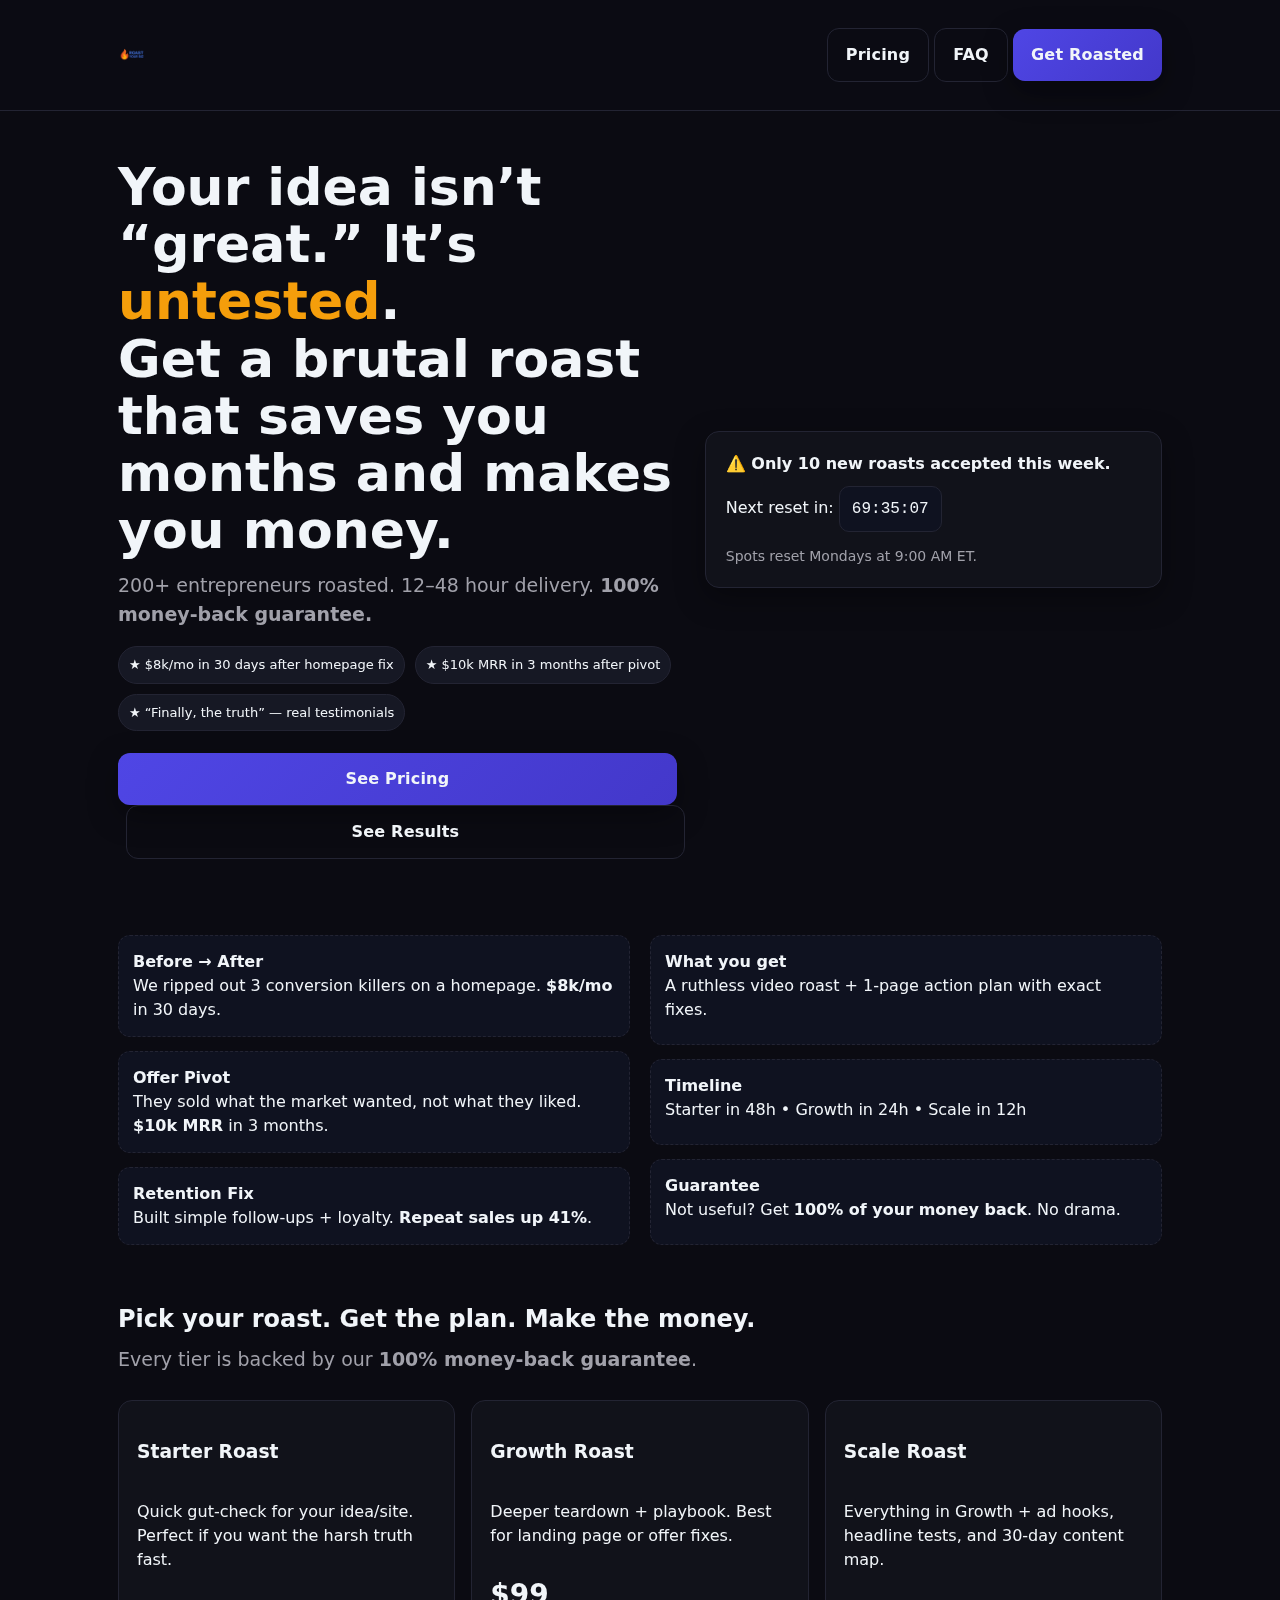
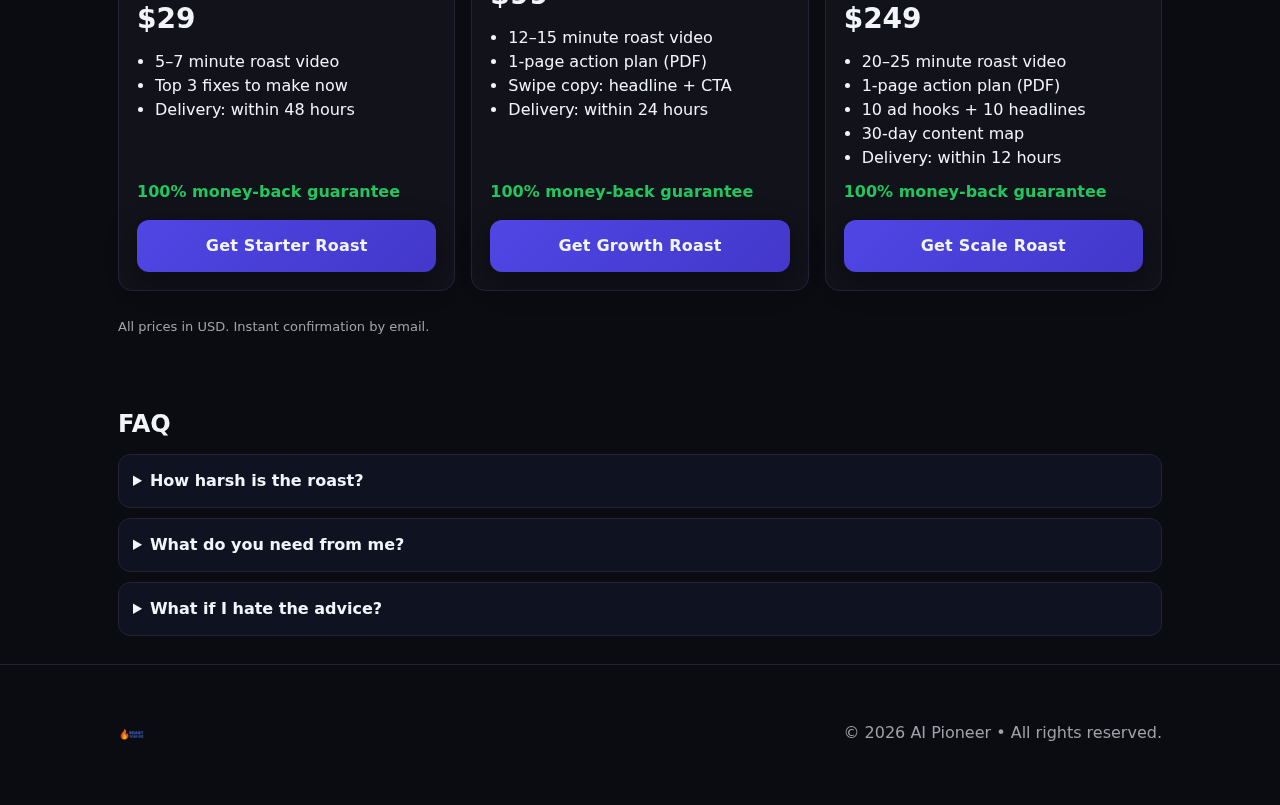
<file: index.html>
<!doctype html>
<html lang="en">
<head>
  <!-- ===== BASIC ===== -->
  <meta charset="utf-8" />
  <meta name="viewport" content="width=device-width,initial-scale=1" />
  <title>Roast Your Biz — Brutally Honest Business Roast That Makes You Money</title>
  <meta name="description" content="Stop guessing. Get a no-BS business roast with an action plan in 12–48 hours. 100% money-back guarantee." />
  <link rel="canonical" href="https://www.roastyourbiz.com/" />

  <!-- Perf: warm up third-parties -->
  <link rel="preconnect" href="https://checkout.stripe.com" crossorigin>
  <link rel="preconnect" href="https://analytics.tiktok.com" crossorigin>

  <!-- Favicon (optional if you add one later) -->
  <link rel="icon" href="/favicon.ico">

  <!-- ===== THEME (AI Pioneer brand colors) ===== -->
  <meta name="theme-color" content="#4f46e5" />
  <style>
    :root{
      --brand:#4f46e5;       /* AI Pioneer primary (adjust when you have exact hex) */
      --brand-600:#4338ca;   /* darker shade for gradient */
      --accent:#f59e0b;      /* flame accent */
      --bg:#0b0b12;
      --text:#f1f5f9;
      --muted:#a1a1aa;
      --card:#11121a;
      --success:#22c55e;
      --danger:#ef4444;
      --border:#232433;
      --shadow:0 10px 30px rgba(0,0,0,.35);
      --radius:14px;
    }
    *{box-sizing:border-box}
    html,body{margin:0;height:100%;background:var(--bg);color:var(--text);font:16px/1.5 system-ui,-apple-system,Segoe UI,Roboto,Helvetica,Arial,"Apple Color Emoji","Segoe UI Emoji"}
    a{color:inherit;text-decoration:none}
    .container{max-width:1100px;margin:0 auto;padding:28px}
    .btn{display:inline-block;padding:14px 18px;border-radius:12px;font-weight:700;letter-spacing:.2px}
    .btn-primary{background:linear-gradient(135deg,var(--brand),var(--brand-600));box-shadow:var(--shadow)}
    .btn-primary:hover{filter:brightness(1.05)}
    .btn-ghost{border:1px solid var(--border);background:transparent}
    header{position:sticky;top:0;background:rgba(11,11,18,.7);backdrop-filter:saturate(140%) blur(10px);border-bottom:1px solid var(--border);z-index:50}
    .nav{display:flex;align-items:center;justify-content:space-between;gap:16px}
    .logo{display:flex;align-items:center;gap:10px;font-weight:900;letter-spacing:.6px}
    .logo img{height:28px;width:auto;display:block}
    .hero{display:grid;grid-template-columns:1.1fr 0.9fr;gap:28px;align-items:center;padding:48px 28px}
    .hero h1{font-size:clamp(32px,4.2vw,52px);line-height:1.1;margin:0 0 12px}
    .sub{font-size:clamp(16px,2vw,19px);color:var(--muted);margin:0 0 18px}
    .chips{display:flex;flex-wrap:wrap;gap:10px;margin:14px 0 22px}
    .chip{background:#161824;border:1px solid var(--border);padding:8px 10px;border-radius:999px;font-size:13px}
    .hero-card{background:var(--card);border:1px solid var(--border);border-radius:var(--radius);padding:20px;box-shadow:var(--shadow)}
    .slots{font-weight:700;margin-bottom:10px}
    .count{font-family:ui-monospace,SFMono-Regular,Menlo,monospace;background:#0f1220;border:1px solid var(--border);padding:10px 12px;border-radius:10px;display:inline-block}
    .pricing{display:grid;grid-template-columns:repeat(3,1fr);gap:16px;margin:26px 0}
    .card{background:var(--card);border:1px solid var(--border);border-radius:var(--radius);padding:18px;display:flex;flex-direction:column}
    .price{font-size:28px;font-weight:900;margin:10px 0}
    .guarantee{color:var(--success);font-weight:700;margin-top:auto}
    .cta{margin-top:16px}
    .cta .btn{width:100%;text-align:center}
    .section{padding:28px}
    .grid-2{display:grid;grid-template-columns:1fr 1fr;gap:20px}
    .proof{display:grid;gap:14px}
    .proof .item{border:1px dashed var(--border);border-radius:12px;padding:14px;background:#0f1220}
    .faq details{background:#0f1220;border:1px solid var(--border);padding:14px;border-radius:12px}
    .faq details+details{margin-top:10px}
    footer{border-top:1px solid var(--border);color:var(--muted)}
    @media (max-width: 900px){
      .hero{grid-template-columns:1fr}
      .pricing{grid-template-columns:1fr}
      .grid-2{grid-template-columns:1fr}
    }
  </style>

  <!-- ===== OPEN GRAPH / TWITTER ===== -->
  <meta property="og:type" content="website">
  <meta property="og:title" content="Roast Your Biz — Brutal Business Roast, Real Results">
  <meta property="og:description" content="Brutally honest feedback + a step-by-step plan. 12–48 hour delivery. Money-back guarantee.">
  <meta property="og:image" content="https://www.roastyourbiz.com/assets/og-roast.jpg" />
  <meta property="og:url" content="https://www.roastyourbiz.com/" />
  <meta name="twitter:card" content="summary_large_image">
  <meta name="twitter:title" content="Roast Your Biz — Brutal Business Roast">
  <meta name="twitter:description" content="Stop wasting months. Get a no-BS roast + action plan.">
  <meta name="twitter:image" content="https://www.roastyourbiz.com/assets/og-roast.jpg" />

  <!-- ===== SCHEMA.ORG PRODUCT (3 tiers) ===== -->
  <script type="application/ld+json">
  {
    "@context":"https://schema.org",
    "@type":"Product",
    "name":"Roast Your Biz",
    "brand":{"@type":"Brand","name":"AI Pioneer"},
    "description":"Brutal business roast with an action plan in 12–48 hours.",
    "isRelatedTo":[
      {"@type":"Product","name":"Starter Roast","offers":{"@type":"Offer","price":"29","priceCurrency":"USD","availability":"https://schema.org/InStock"}},
      {"@type":"Product","name":"Growth Roast","offers":{"@type":"Offer","price":"99","priceCurrency":"USD","availability":"https://schema.org/InStock"}},
      {"@type":"Product","name":"Scale Roast","offers":{"@type":"Offer","price":"249","priceCurrency":"USD","availability":"https://schema.org/InStock"}}
    ]
  }
  </script>

  <!-- ===== TikTok Pixel (YOUR ID inserted) ===== -->
  <script>
  !function (w, d, t) {
    w.TiktokAnalyticsObject=t;var ttq=w[t]=w[t]||[];ttq.methods=["page","track","identify","instances","debug","on","off","once","ready","alias","group","enableCookie","disableCookie","holdConsent","revokeConsent","grantConsent"],ttq.setAndDefer=function(t,e){t[e]=function(){t.push([e].concat(Array.prototype.slice.call(arguments,0)))}};for(var i=0;i<ttq.methods.length;i++)ttq.setAndDefer(ttq,ttq.methods[i]);ttq.instance=function(t){for(var e=ttq._i[t]||[],n=0;n<ttq.methods.length;n++)ttq.setAndDefer(e,ttq.methods[n]);return e},ttq.load=function(e,n){var r="https://analytics.tiktok.com/i18n/pixel/events.js",o=n&&n.partner;ttq._i=ttq._i||{},ttq._i[e]=[],ttq._i[e]._u=r,ttq._t=ttq._t||{},ttq._t[e]=+new Date,ttq._o=ttq._o||{},ttq._o[e]=n||{};n=document.createElement("script");n.type="text/javascript",n.async=!0,n.src=r+"?sdkid="+e+"&lib="+t;e=document.getElementsByTagName("script")[0];e.parentNode.insertBefore(n,e)};
    ttq.load('D2FRFOBC77U9PLHEKVDG'); ttq.page();
  }(window, document, 'ttq');
  </script>
  <noscript><img height="1" width="1" style="display:none"
    src="https://analytics.tiktok.com/i18n/pixel/D2FRFOBC77U9PLHEKVDG?sdkid=D2FRFOBC77U9PLHEKVDG&event=PageView"
    alt=""/></noscript>
</head>

<body>
  <!-- ===== HEADER ===== -->
  <header>
    <div class="container nav" role="navigation" aria-label="Primary">
      <div class="logo" aria-label="Roast Your Biz">
        <img src="assets/RoastYourBiz_Logo.png" alt="Roast Your Biz Logo">
      </div>
      <nav>
        <a href="#pricing" class="btn btn-ghost" aria-label="Jump to pricing">Pricing</a>
        <a href="#faq" class="btn btn-ghost" aria-label="Jump to FAQ">FAQ</a>
        <a href="#pricing" class="btn btn-primary" aria-label="See pricing and purchase">Get Roasted</a>
      </nav>
    </div>
  </header>

  <!-- ===== HERO ===== -->
  <section class="hero container">
    <div>
      <h1>Your idea isn’t “great.” It’s <span style="color:var(--accent)">untested</span>.<br/>Get a brutal roast that saves you months and makes you money.</h1>
      <p class="sub">200+ entrepreneurs roasted. 12–48 hour delivery. <b>100% money-back guarantee.</b></p>
      <div class="chips" aria-label="Proof points">
        <span class="chip">★ $8k/mo in 30 days after homepage fix</span>
        <span class="chip">★ $10k MRR in 3 months after pivot</span>
        <span class="chip">★ “Finally, the truth” — real testimonials</span>
      </div>
      <div class="cta">
        <a href="#pricing" class="btn btn-primary" aria-label="See pricing">See Pricing</a>
        <a href="#proof" class="btn btn-ghost" style="margin-left:8px" aria-label="See results">See Results</a>
      </div>
    </div>

    <div class="hero-card" aria-live="polite">
      <div class="slots">⚠️ Only 10 new roasts accepted this week.</div>
      <div>Next reset in: <span id="countdown" class="count">--:--:--</span></div>
      <div style="margin-top:14px;color:var(--muted);font-size:14px">Spots reset Mondays at 9:00 AM ET.</div>
    </div>
  </section>

  <!-- ===== PROOF / HOW IT WORKS ===== -->
  <section id="proof" class="section container grid-2" aria-label="Results and how it works">
    <div class="proof">
      <div class="item"><b>Before → After</b><br/> We ripped out 3 conversion killers on a homepage. <b>$8k/mo</b> in 30 days.</div>
      <div class="item"><b>Offer Pivot</b><br/> They sold what the market wanted, not what they liked. <b>$10k MRR</b> in 3 months.</div>
      <div class="item"><b>Retention Fix</b><br/> Built simple follow-ups + loyalty. <b>Repeat sales up 41%</b>.</div>
    </div>
    <div class="proof">
      <div class="item"><b>What you get</b><br/> A ruthless video roast + 1-page action plan with exact fixes.</div>
      <div class="item"><b>Timeline</b><br/> Starter in 48h • Growth in 24h • Scale in 12h</div>
      <div class="item"><b>Guarantee</b><br/> Not useful? Get <b>100% of your money back</b>. No drama.</div>
    </div>
  </section>

  <!-- ===== PRICING ===== -->
  <section id="pricing" class="section container" aria-label="Pricing">
    <h2 style="margin:0 0 8px">Pick your roast. Get the plan. Make the money.</h2>
    <p class="sub">Every tier is backed by our <b>100% money-back guarantee</b>.</p>

    <div class="pricing">
      <!-- STARTER -->
      <article class="card" aria-labelledby="starter">
        <h3 id="starter">Starter Roast</h3>
        <p>Quick gut-check for your idea/site. Perfect if you want the harsh truth fast.</p>
        <div class="price">$29</div>
        <ul style="margin:0 0 10px;padding-left:18px">
          <li>5–7 minute roast video</li>
          <li>Top 3 fixes to make now</li>
          <li>Delivery: within 48 hours</li>
        </ul>
        <div class="guarantee">100% money-back guarantee</div>
        <div class="cta">
          <a class="btn btn-primary cta-link"
             href="https://buy.stripe.com/eVq3cuh1w06Afrq3tM2Nq02"
             data-plan="starter" aria-label="Buy Starter Roast">Get Starter Roast</a>
        </div>
      </article>

      <!-- GROWTH -->
      <article class="card" aria-labelledby="growth">
        <h3 id="growth">Growth Roast</h3>
        <p>Deeper teardown + playbook. Best for landing page or offer fixes.</p>
        <div class="price">$99</div>
        <ul style="margin:0 0 10px;padding-left:18px">
          <li>12–15 minute roast video</li>
          <li>1-page action plan (PDF)</li>
          <li>Swipe copy: headline + CTA</li>
          <li>Delivery: within 24 hours</li>
        </ul>
        <div class="guarantee">100% money-back guarantee</div>
        <div class="cta">
          <a class="btn btn-primary cta-link"
             href="https://buy.stripe.com/cNidR88v0g5ybba4xQ2Nq01"
             data-plan="growth" aria-label="Buy Growth Roast">Get Growth Roast</a>
        </div>
      </article>

      <!-- SCALE -->
      <article class="card" aria-labelledby="scale">
        <h3 id="scale">Scale Roast</h3>
        <p>Everything in Growth + ad hooks, headline tests, and 30-day content map.</p>
        <div class="price">$249</div>
        <ul style="margin:0 0 10px;padding-left:18px">
          <li>20–25 minute roast video</li>
          <li>1-page action plan (PDF)</li>
          <li>10 ad hooks + 10 headlines</li>
          <li>30-day content map</li>
          <li>Delivery: within 12 hours</li>
        </ul>
        <div class="guarantee">100% money-back guarantee</div>
        <div class="cta">
          <a class="btn btn-primary cta-link"
             href="https://buy.stripe.com/8x228q6mSf1u1AA9Sa2Nq00"
             data-plan="scale" aria-label="Buy Scale Roast">Get Scale Roast</a>
        </div>
      </article>
    </div>
    <p style="color:var(--muted);font-size:13px;margin-top:6px">All prices in USD. Instant confirmation by email.</p>
  </section>

  <!-- ===== FAQ ===== -->
  <section id="faq" class="section container faq" aria-label="Frequently asked questions">
    <h2 style="margin:0 0 12px">FAQ</h2>
    <details><summary><b>How harsh is the roast?</b></summary>
      <p>As harsh as the market. We say what your friends won’t so you don’t waste another month.</p>
    </details>
    <details><summary><b>What do you need from me?</b></summary>
      <p>Your URL or idea summary, target customer, and current offer (if any). That’s it.</p>
    </details>
    <details><summary><b>What if I hate the advice?</b></summary>
      <p>Then you get your money back. No drama.</p>
    </details>
  </section>

  <!-- ===== FOOTER ===== -->
  <footer class="section">
    <div class="container" style="display:flex;justify-content:space-between;flex-wrap:wrap;gap:12px">
      <div class="logo" aria-label="Roast Your Biz"><img src="assets/RoastYourBiz_Logo.png" alt="Roast Your Biz Logo"></div>
      <div>© <span id="year"></span> AI Pioneer • All rights reserved.</div>
    </div>
  </footer>

  <!-- ===== SCRIPTS ===== -->
  <script>
    // Footer year
    document.getElementById('year').textContent = new Date().getFullYear();

    // Weekly countdown to Monday 09:00 America/New_York (rolls to next week if past 9am)
    (function countdown(){
      const out = document.getElementById('countdown');
      function nowET(){ return new Date(new Date().toLocaleString('en-US',{timeZone:'America/New_York'})); }
      function nextResetET(){
        const n = nowET();
        const day = n.getDay();                      // 0 Sun..6 Sat
        const thisMonday = new Date(n);
        thisMonday.setDate(n.getDate() - ((day+6)%7)); // Monday this week
        thisMonday.setHours(9,0,0,0);
        const nextMonday = new Date(thisMonday);
        nextMonday.setDate(thisMonday.getDate()+7);
        return n < thisMonday ? thisMonday : nextMonday;
      }
      const target = nextResetET();
      function tick(){
        const diff = target - nowET();
        if(diff <= 0){ out.textContent = "00:00:00"; return; }
        const h = Math.floor(diff/36e5);
        const m = Math.floor(diff%36e5/6e4);
        const s = Math.floor(diff%6e4/1e3);
        out.textContent = `${String(h).padStart(2,'0')}:${String(m).padStart(2,'0')}:${String(s).padStart(2,'0')}`;
        requestAnimationFrame(tick);
      }
      tick();
    })();

    // Append UTM params from current URL to all CTA links + TikTok InitiateCheckout
    (function attachUTM(){
      const params = new URLSearchParams(location.search);
      if(!params.has('utm_source')){ params.set('utm_source','site'); params.set('utm_medium','cta'); }
      document.querySelectorAll('.cta-link').forEach(a=>{
        const url = new URL(a.href);
        params.forEach((v,k)=>url.searchParams.set(k,v));
        url.searchParams.set('utm_campaign','pricing');
        url.searchParams.set('utm_content', a.dataset.plan || 'unknown');
        a.href = url.toString();
        a.addEventListener('click', ()=>{ try{ ttq.track('InitiateCheckout', {content_name: a.dataset.plan}); }catch(e){} });
      });
    })();
  </script>
</body>
</html>
</file>
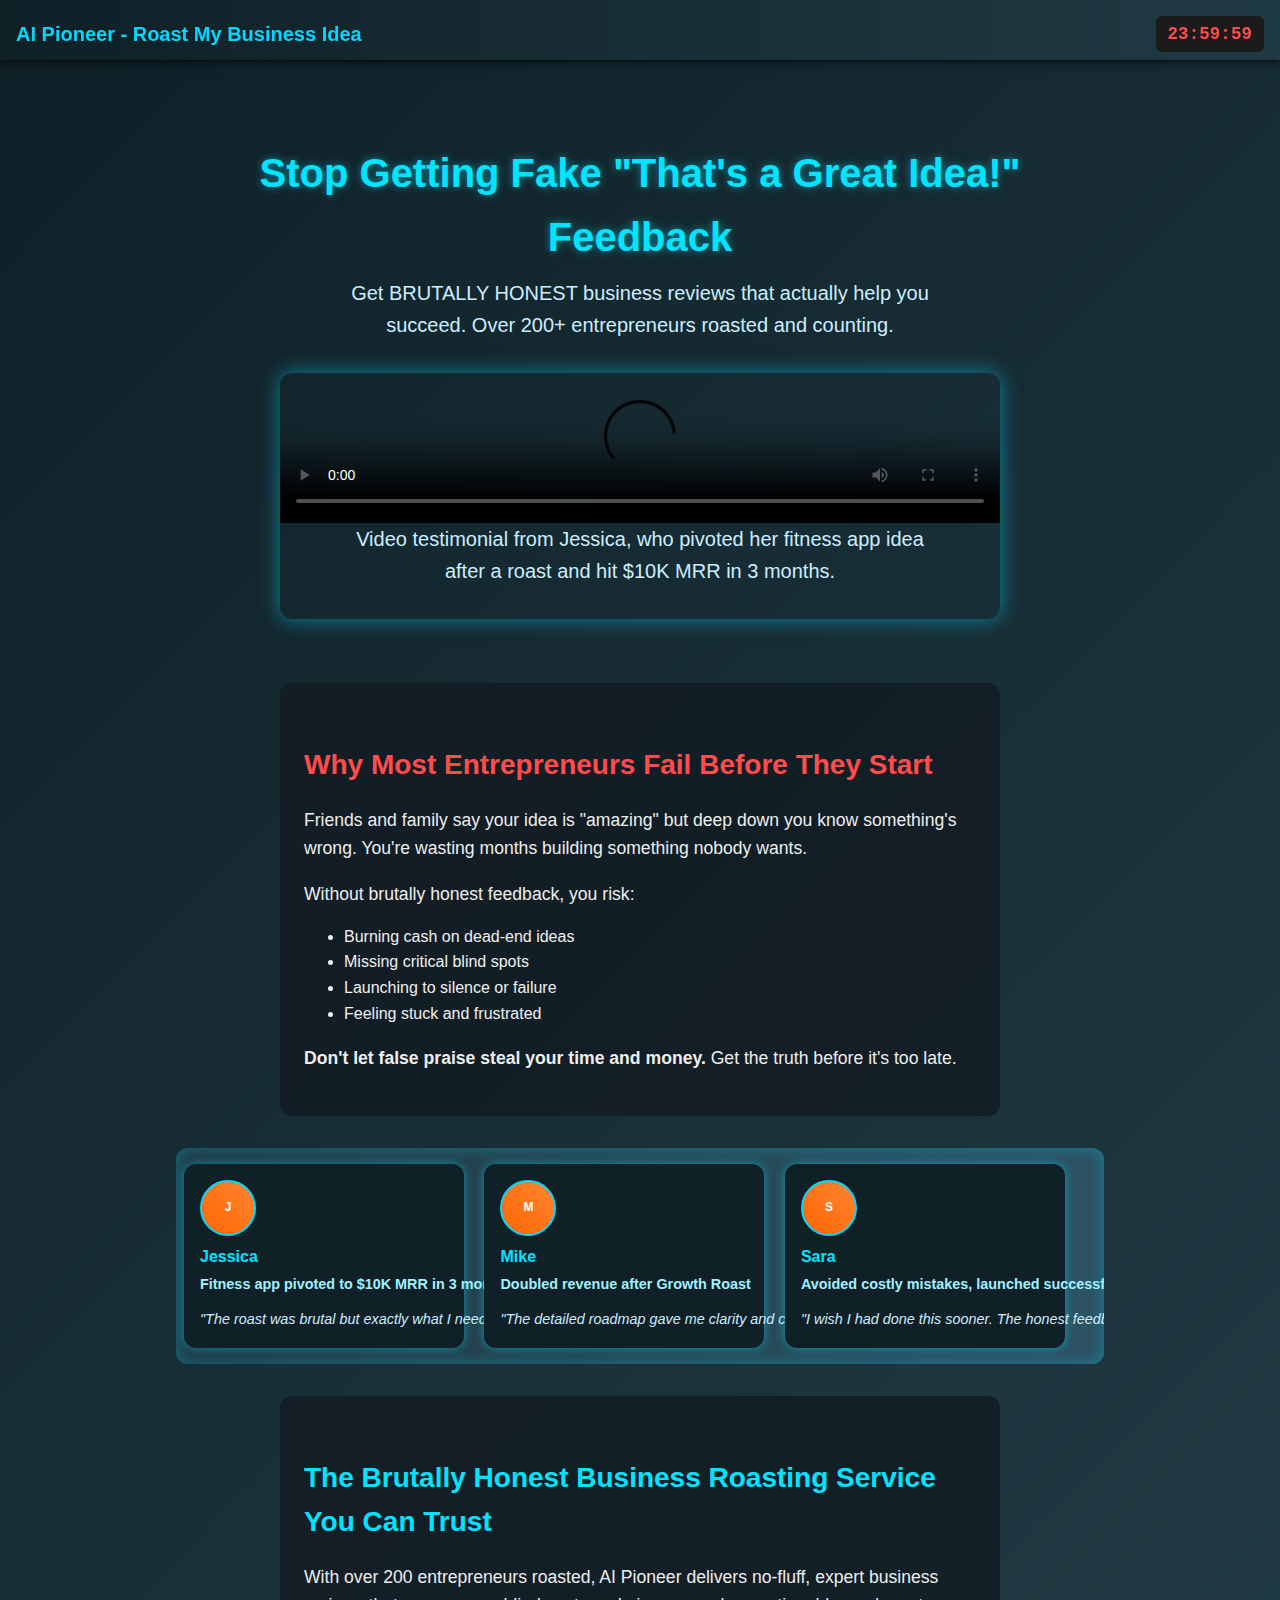
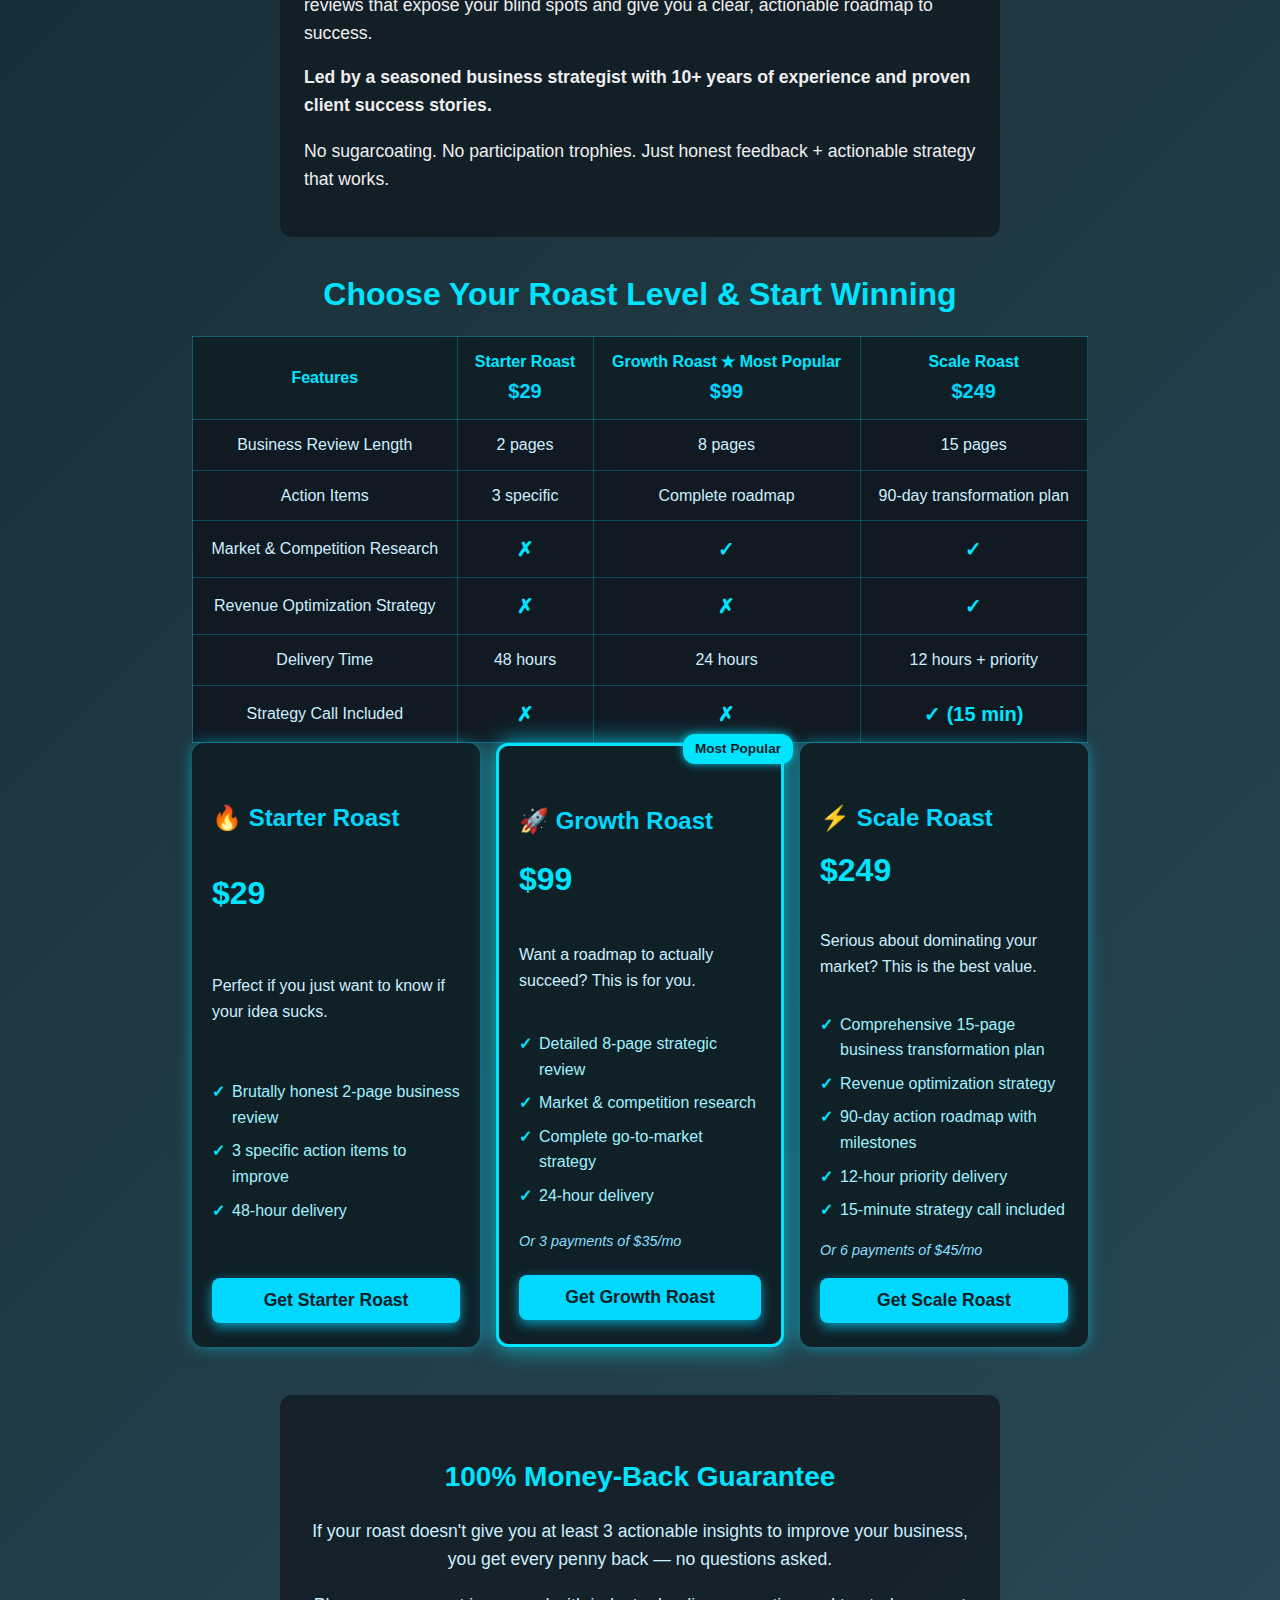
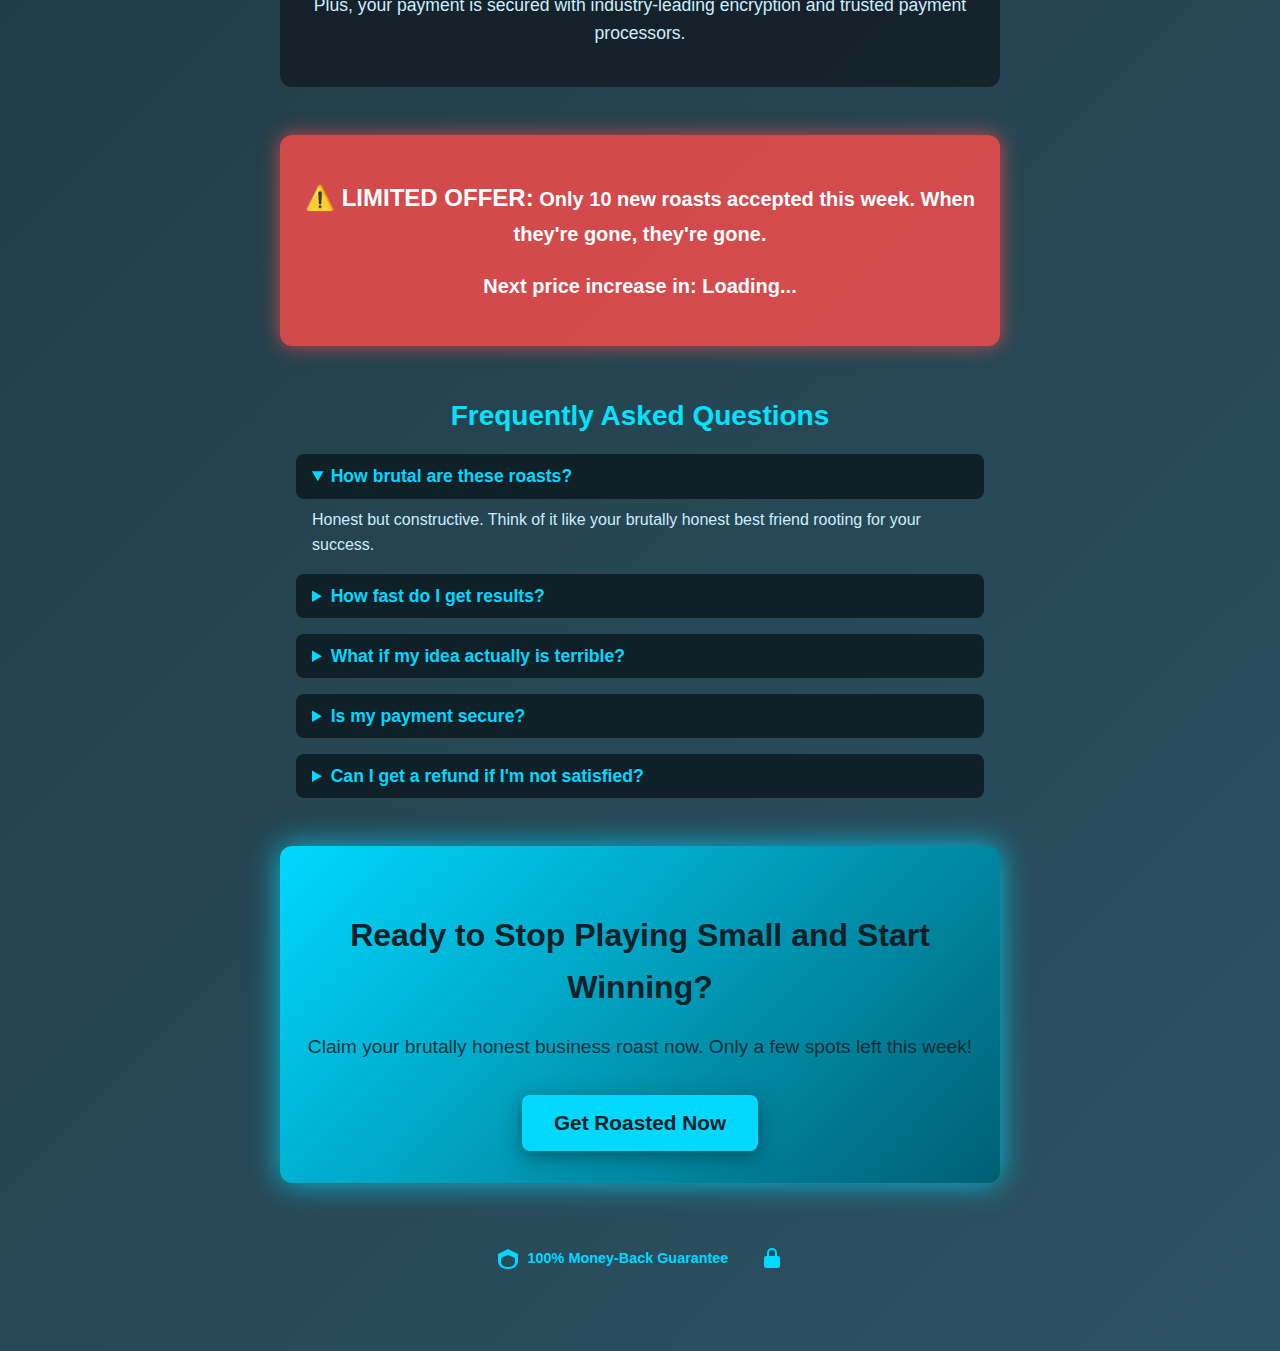
<file: ai_pioneer_original_FIXED.html>
<!DOCTYPE html>
<html lang="en">
<head>
<meta charset="UTF-8" />
<meta name="viewport" content="width=device-width, initial-scale=1, maximum-scale=1" />
<meta http-equiv="X-UA-Compatible" content="IE=edge" />
<title>AI Pioneer - Brutally Honest Business Roasts That Make You Money</title>
<meta name="description" content="Stop wasting months building a business nobody wants. Get brutally honest, expert business reviews with actionable roadmaps. Limited spots weekly." />
<style>
  /* Reset & base */
  *, *::before, *::after { box-sizing: border-box; }
  body {
    margin: 0; font-family: 'Segoe UI', Tahoma, Geneva, Verdana, sans-serif;
    background: linear-gradient(135deg, #0f2027, #203a43, #2c5364);
    color: #f0f0f0;
    line-height: 1.6;
    -webkit-font-smoothing: antialiased;
    -moz-osx-font-smoothing: grayscale;
  }
  a {
    color: #00d8ff;
    text-decoration: none;
  }
  a:hover, a:focus {
    text-decoration: underline;
  }
  img {
    max-width: 100%;
    height: auto;
    display: block;
  }
  button, .btn {
    cursor: pointer;
    border: none;
    border-radius: 6px;
    font-weight: 700;
    transition: background-color 0.3s ease;
    display: inline-block;
    text-align: center;
    user-select: none;
  }
  /* Container */
  .container {
    max-width: 960px;
    margin: 0 auto;
    padding: 0 1rem 3rem;
  }
  /* Header */
  header {
    position: sticky;
    top: 0; left: 0; right: 0;
    background: linear-gradient(90deg, #0f2027, #203a43);
    padding: 1rem 1rem 0.5rem;
    z-index: 9999;
    box-shadow: 0 2px 8px rgba(0,0,0,0.7);
    display: flex;
    justify-content: space-between;
    align-items: center;
  }
  header h1 {
    font-size: 1.25rem;
    font-weight: 900;
    color: #00d8ff;
    margin: 0;
  }
  #countdown {
    font-family: 'Courier New', Courier, monospace;
    font-weight: 700;
    font-size: 1.1rem;
    color: #ff4c4c;
    background: #1b1b1b;
    padding: 0.25rem 0.75rem;
    border-radius: 6px;
    user-select: none;
  }
  /* Hero */
  .hero {
    text-align: center;
    padding: 3rem 1rem 2rem;
  }
  .hero h2 {
    font-size: 2.5rem;
    font-weight: 900;
    margin-bottom: 0.5rem;
    color: #00e5ff;
    text-shadow: 0 0 8px #00e5ff88;
  }
  .hero p {
    font-size: 1.25rem;
    max-width: 600px;
    margin: 0 auto 2rem;
    color: #cceeff;
  }
  .video-testimonial {
    max-width: 720px;
    margin: 0 auto 2rem;
    border-radius: 12px;
    overflow: hidden;
    box-shadow: 0 0 20px #00d8ff88;
  }
  .video-testimonial video {
    width: 100%;
    height: auto;
    display: block;
  }
  /* Problem */
  .problem {
    background: #111a22cc;
    border-radius: 12px;
    padding: 2rem 1.5rem;
    margin-bottom: 2rem;
    max-width: 720px;
    margin-left: auto;
    margin-right: auto;
  }
  .problem h3 {
    font-size: 1.75rem;
    font-weight: 800;
    margin-bottom: 1rem;
    color: #ff4c4c;
  }
  .problem p {
    font-size: 1.1rem;
    color: #eee;
    margin-bottom: 0.75rem;
  }
  /* Social Proof Bar */
  .social-proof-bar {
    background: linear-gradient(90deg, #203a43, #2c5364);
    padding: 1rem 0;
    overflow-x: auto;
    white-space: nowrap;
    border-radius: 12px;
    margin-bottom: 2rem;
    box-shadow: 0 0 15px #00d8ff55 inset;
  }
  .testimonial {
    display: inline-block;
    background: #0f2027;
    border-radius: 12px;
    padding: 1rem;
    margin: 0 0.5rem;
    width: 280px;
    vertical-align: top;
    box-shadow: 0 0 10px #00d8ff88;
  }
  .testimonial img {
    border-radius: 50%;
    width: 56px;
    height: 56px;
    object-fit: cover;
    margin-bottom: 0.5rem;
    border: 2px solid #00d8ff;
  }
  .testimonial .name {
    font-weight: 700;
    font-size: 1rem;
    color: #00e5ff;
    margin-bottom: 0.25rem;
  }
  .testimonial .result {
    font-weight: 600;
    font-size: 0.9rem;
    color: #a0f0ff;
    margin-bottom: 0.75rem;
  }
  .testimonial .quote {
    font-style: italic;
    font-size: 0.9rem;
    color: #cceeff;
  }
  /* Solution */
  .solution {
    background: #111a22cc;
    border-radius: 12px;
    padding: 2rem 1.5rem;
    margin-bottom: 2rem;
    max-width: 720px;
    margin-left: auto;
    margin-right: auto;
  }
  .solution h3 {
    font-size: 1.75rem;
    font-weight: 800;
    margin-bottom: 1rem;
    color: #00e5ff;
  }
  .solution p {
    font-size: 1.1rem;
    color: #eee;
    margin-bottom: 0.75rem;
  }
  .authority {
    font-weight: 700;
    color: #00d8ff;
    margin-top: 1rem;
  }
  /* Pricing */
  .pricing {
    max-width: 960px;
    margin: 0 auto 3rem;
    padding: 0 1rem;
  }
  .pricing h3 {
    font-size: 2rem;
    font-weight: 900;
    color: #00e5ff;
    text-align: center;
    margin-bottom: 1rem;
  }
  .pricing-table {
    display: flex;
    flex-wrap: wrap;
    justify-content: center;
    gap: 1rem;
  }
  .plan {
    background: #0f2027;
    border-radius: 12px;
    padding: 1.5rem 1.25rem;
    flex: 1 1 280px;
    max-width: 320px;
    box-shadow: 0 0 15px #00d8ff88;
    position: relative;
    display: flex;
    flex-direction: column;
    justify-content: space-between;
  }
  .plan.popular {
    border: 3px solid #00e5ff;
    box-shadow: 0 0 25px #00e5ffcc;
  }
  .badge-popular {
    position: absolute;
    top: -12px;
    right: -12px;
    background: #00e5ff;
    color: #0f2027;
    font-weight: 900;
    font-size: 0.85rem;
    padding: 0.25rem 0.75rem;
    border-radius: 12px;
    box-shadow: 0 0 8px #00e5ffcc;
  }
  .plan h4 {
    font-size: 1.5rem;
    font-weight: 900;
    margin-bottom: 0.5rem;
    color: #00d8ff;
  }
  .plan-price {
    font-size: 2rem;
    font-weight: 900;
    margin-bottom: 1rem;
    color: #00e5ff;
  }
  .plan-desc {
    font-size: 1rem;
    margin-bottom: 1rem;
    color: #cceeff;
  }
  .plan ul {
    list-style: none;
    padding-left: 0;
    margin-bottom: 1.5rem;
    color: #a0f0ff;
  }
  .plan ul li {
    margin-bottom: 0.5rem;
    padding-left: 1.25rem;
    position: relative;
  }
  .plan ul li::before {
    content: "✓";
    position: absolute;
    left: 0;
    color: #00e5ff;
    font-weight: 900;
  }
  .btn-primary {
    background: #00d8ff;
    color: #0f2027;
    font-size: 1.1rem;
    padding: 0.75rem 1.25rem;
    border-radius: 8px;
    font-weight: 900;
    box-shadow: 0 4px 12px #00d8ffaa;
    transition: background-color 0.3s ease;
    text-align: center;
    user-select: none;
  }
  .btn-primary:hover, .btn-primary:focus {
    background: #00aacc;
    color: #e0f7ff;
  }
  .payment-plan {
    font-size: 0.9rem;
    color: #88dfff;
    margin-top: -1rem;
    margin-bottom: 1rem;
    font-style: italic;
  }
  /* Comparison Table */
  .comparison-table {
    width: 100%;
    border-collapse: collapse;
    margin-top: 1rem;
    color: #cceeff;
  }
  .comparison-table th, .comparison-table td {
    border: 1px solid #00d8ff44;
    padding: 0.75rem 1rem;
    text-align: center;
  }
  .comparison-table th {
    background: #0f2027;
    font-weight: 700;
    color: #00e5ff;
  }
  .comparison-table td {
    background: #111a22;
  }
  .checkmark {
    color: #00e5ff;
    font-weight: 900;
    font-size: 1.25rem;
  }
  /* Risk Reversal */
  .risk-reversal {
    background: #111a22cc;
    border-radius: 12px;
    padding: 2rem 1.5rem;
    max-width: 720px;
    margin: 0 auto 3rem;
    text-align: center;
  }
  .risk-reversal h3 {
    font-size: 1.75rem;
    font-weight: 900;
    color: #00e5ff;
    margin-bottom: 1rem;
  }
  .risk-reversal p {
    font-size: 1.1rem;
    color: #cceeff;
    margin-bottom: 0.5rem;
  }
  /* Urgency */
  .urgency {
    background: #ff4c4ccc;
    border-radius: 12px;
    padding: 1.5rem 1rem;
    max-width: 720px;
    margin: 0 auto 3rem;
    text-align: center;
    color: #fff;
    font-weight: 900;
    font-size: 1.25rem;
    box-shadow: 0 0 20px #ff4c4cbb;
  }
  .urgency strong {
    font-size: 1.5rem;
  }
  /* FAQ */
  .faq {
    max-width: 720px;
    margin: 0 auto 3rem;
    padding: 0 1rem;
  }
  .faq h3 {
    font-size: 1.75rem;
    font-weight: 900;
    color: #00e5ff;
    margin-bottom: 1rem;
    text-align: center;
  }
  .faq-item {
    margin-bottom: 1rem;
  }
  .faq-item summary {
    font-weight: 700;
    font-size: 1.1rem;
    cursor: pointer;
    padding: 0.5rem 1rem;
    background: #0f2027;
    border-radius: 8px;
    color: #00d8ff;
    user-select: none;
  }
  .faq-item summary:hover, .faq-item summary:focus {
    background: #00d8ff22;
  }
  .faq-item p {
    margin: 0.5rem 1rem 0 1rem;
    color: #cceeff;
    font-size: 1rem;
  }
  /* Final CTA */
  .final-cta {
    background: linear-gradient(135deg, #00d8ff, #005f73);
    border-radius: 12px;
    padding: 2rem 1.5rem;
    max-width: 720px;
    margin: 0 auto 4rem;
    text-align: center;
    box-shadow: 0 0 30px #00d8ffcc;
  }
  .final-cta h3 {
    font-size: 2rem;
    font-weight: 900;
    color: #0f2027;
    margin-bottom: 1rem;
  }
  .final-cta p {
    font-size: 1.2rem;
    color: #0f2027dd;
    margin-bottom: 2rem;
  }
  .final-cta .btn-primary {
    font-size: 1.3rem;
    padding: 1rem 2rem;
    box-shadow: 0 6px 20px #004f5acc;
  }
  /* Sticky CTA Button */
  .sticky-cta {
    position: fixed;
    bottom: 1rem;
    left: 50%;
    transform: translateX(-50%);
    z-index: 9999;
    width: calc(100% - 2rem);
    max-width: 720px;
    text-align: center;
  }
  /* Trust badges & footer */
  .trust-badges {
    display: flex;
    justify-content: center;
    gap: 2rem;
    margin-bottom: 2rem;
    flex-wrap: wrap;
  }
  .trust-badge {
    display: flex;
    align-items: center;
    gap: 0.5rem;
    color: #00d8ff;
    font-weight: 700;
    font-size: 0.9rem;
  }
  .trust-badge svg {
    width: 24px;
    height: 24px;
    fill: #00d8ff;
  }
  footer {
    text-align: center;
    font-size: 0.85rem;
    color: #88dfffaa;
    margin-bottom: 2rem;
  }
  footer a {
    color: #00d8ffcc;
  }
  /* Responsive */
  @media (max-width: 768px) {
    .pricing-table {
      flex-direction: column;
      align-items: center;
    }
    .plan {
      max-width: 100%;
    }
  }
</style>
</head>
<body>

<header role="banner" aria-label="Site header with countdown timer">
  <h1>AI Pioneer - Roast My Business Idea</h1>
  <div id="countdown" aria-live="polite" aria-atomic="true" aria-label="Limited time offer countdown timer">23:59:59</div>
</header>

<main class="container" role="main" aria-label="Main content">

  <!-- Hero Section -->
  <section class="hero" aria-labelledby="hero-title">
    <h2 id="hero-title">Stop Getting Fake "That's a Great Idea!" Feedback</h2>
    <p>Get BRUTALLY HONEST business reviews that actually help you succeed. Over 200+ entrepreneurs roasted and counting.</p>
    <div class="video-testimonial" aria-label="Video testimonial from a successful entrepreneur">
      <video controls preload="metadata" poster="https://aipioneerai.com/assets/testimonial-poster.jpg" aria-describedby="video-desc">
        <source src="https://aipioneerai.com/assets/testimonial-video.mp4" type="video/mp4" />
        Your browser does not support the video tag.
      </video>
      <p id="video-desc" class="sr-only">Video testimonial from Jessica, who pivoted her fitness app idea after a roast and hit $10K MRR in 3 months.</p>
    </div>
  </section>

  <!-- Problem Agitation -->
  <section class="problem" aria-labelledby="problem-title">
    <h3 id="problem-title">Why Most Entrepreneurs Fail Before They Start</h3>
    <p>Friends and family say your idea is "amazing" but deep down you know something's wrong. You're wasting months building something nobody wants.</p>
    <p>Without brutally honest feedback, you risk:</p>
    <ul>
      <li>Burning cash on dead-end ideas</li>
      <li>Missing critical blind spots</li>
      <li>Launching to silence or failure</li>
      <li>Feeling stuck and frustrated</li>
    </ul>
    <p><strong>Don't let false praise steal your time and money.</strong> Get the truth before it's too late.</p>
  </section>

  <!-- Social Proof Bar -->
  <section class="social-proof-bar" aria-label="Scrolling testimonials from entrepreneurs">
    <div class="testimonial" tabindex="0">
      <div style="width: 56px; height: 56px; background: linear-gradient(45deg, #ff6600, #ff8533); border-radius: 50%; margin-bottom: 0.5rem; border: 2px solid #00d8ff; display: flex; align-items: center; justify-content: center; color: white; font-weight: bold; font-size: 12px;">J</div>
      <div class="name">Jessica</div>
      <div class="result">Fitness app pivoted to $10K MRR in 3 months</div>
      <div class="quote">"The roast was brutal but exactly what I needed. It saved me months of wasted effort."</div>
    </div>
    <div class="testimonial" tabindex="0">
      <div style="width: 56px; height: 56px; background: linear-gradient(45deg, #ff6600, #ff8533); border-radius: 50%; margin-bottom: 0.5rem; border: 2px solid #00d8ff; display: flex; align-items: center; justify-content: center; color: white; font-weight: bold; font-size: 12px;">M</div>
      <div class="name">Mike</div>
      <div class="result">Doubled revenue after Growth Roast</div>
      <div class="quote">"The detailed roadmap gave me clarity and confidence to scale fast."</div>
    </div>
    <div class="testimonial" tabindex="0">
      <div style="width: 56px; height: 56px; background: linear-gradient(45deg, #ff6600, #ff8533); border-radius: 50%; margin-bottom: 0.5rem; border: 2px solid #00d8ff; display: flex; align-items: center; justify-content: center; color: white; font-weight: bold; font-size: 12px;">S</div>
      <div class="name">Sara</div>
      <div class="result">Avoided costly mistakes, launched successfully</div>
      <div class="quote">"I wish I had done this sooner. The honest feedback was a game changer."</div>
    </div>
  </section>

  <!-- Solution Section -->
  <section class="solution" aria-labelledby="solution-title">
    <h3 id="solution-title">The Brutally Honest Business Roasting Service You Can Trust</h3>
    <p>With over 200 entrepreneurs roasted, AI Pioneer delivers no-fluff, expert business reviews that expose your blind spots and give you a clear, actionable roadmap to success.</p>
    <p class="authority">Led by a seasoned business strategist with 10+ years of experience and proven client success stories.</p>
    <p>No sugarcoating. No participation trophies. Just honest feedback + actionable strategy that works.</p>
  </section>

  <!-- Pricing Section -->
  <section class="pricing" aria-labelledby="pricing-title">
    <h3 id="pricing-title">Choose Your Roast Level & Start Winning</h3>
    <table class="comparison-table" aria-label="Comparison of roast service plans">
      <thead>
        <tr>
          <th>Features</th>
          <th>Starter Roast<br><span style="font-weight:700; font-size:1.25rem; color:#00d8ff;">$29</span></th>
          <th>Growth Roast <span aria-label="Most popular plan" style="color:#00e5ff; font-weight:900;">★ Most Popular</span><br><span style="font-weight:700; font-size:1.25rem; color:#00d8ff;">$99</span></th>
          <th>Scale Roast<br><span style="font-weight:700; font-size:1.25rem; color:#00d8ff;">$249</span></th>
        </tr>
      </thead>
      <tbody>
        <tr><td>Business Review Length</td><td>2 pages</td><td>8 pages</td><td>15 pages</td></tr>
        <tr><td>Action Items</td><td>3 specific</td><td>Complete roadmap</td><td>90-day transformation plan</td></tr>
        <tr><td>Market & Competition Research</td><td><span class="checkmark">✗</span></td><td><span class="checkmark">✓</span></td><td><span class="checkmark">✓</span></td></tr>
        <tr><td>Revenue Optimization Strategy</td><td><span class="checkmark">✗</span></td><td><span class="checkmark">✗</span></td><td><span class="checkmark">✓</span></td></tr>
        <tr><td>Delivery Time</td><td>48 hours</td><td>24 hours</td><td>12 hours + priority</td></tr>
        <tr><td>Strategy Call Included</td><td><span class="checkmark">✗</span></td><td><span class="checkmark">✗</span></td><td><span class="checkmark">✓ (15 min)</span></td></tr>
      </tbody>
    </table>

    <div class="pricing-table" role="list" aria-label="Pricing plans">
      <article class="plan" role="listitem" aria-labelledby="starter-title">
        <h4 id="starter-title">🔥 Starter Roast</h4>
        <div class="plan-price" aria-label="Price twenty nine dollars">$29</div>
        <p class="plan-desc">Perfect if you just want to know if your idea sucks.</p>
        <ul>
          <li>Brutally honest 2-page business review</li>
          <li>3 specific action items to improve</li>
          <li>48-hour delivery</li>
        </ul>
        <button class="btn-primary" onclick="location.href="https://buy.stripe.com/eVq3cuh1w06Afrq3tM2Nq02"" aria-label="Buy Starter Roast for $29">Get Starter Roast</button>
      </article>

      <article class="plan popular" role="listitem" aria-labelledby="growth-title">
        <div class="badge-popular" aria-hidden="true">Most Popular</div>
        <h4 id="growth-title">🚀 Growth Roast</h4>
        <div class="plan-price" aria-label="Price ninety nine dollars">$99</div>
        <p class="plan-desc">Want a roadmap to actually succeed? This is for you.</p>
        <ul>
          <li>Detailed 8-page strategic review</li>
          <li>Market & competition research</li>
          <li>Complete go-to-market strategy</li>
          <li>24-hour delivery</li>
        </ul>
        <p class="payment-plan">Or 3 payments of $35/mo</p>
        <button class="btn-primary" onclick="location.href="https://buy.stripe.com/cNidR88v0g5ybba4xQ2Nq01"" aria-label="Buy Growth Roast for $99">Get Growth Roast</button>
      </article>

      <article class="plan" role="listitem" aria-labelledby="scale-title">
        <h4 id="scale-title">⚡ Scale Roast</h4>
        <div class="plan-price" aria-label="Price two hundred forty nine dollars">$249</div>
        <p class="plan-desc">Serious about dominating your market? This is the best value.</p>
        <ul>
          <li>Comprehensive 15-page business transformation plan</li>
          <li>Revenue optimization strategy</li>
          <li>90-day action roadmap with milestones</li>
          <li>12-hour priority delivery</li>
          <li>15-minute strategy call included</li>
        </ul>
        <p class="payment-plan">Or 6 payments of $45/mo</p>
        <button class="btn-primary" onclick="location.href="https://buy.stripe.com/8x228q6mSf1u1AA9Sa2Nq00"" aria-label="Buy Scale Roast for $249">Get Scale Roast</button>
      </article>
    </div>
  </section>

  <!-- Risk Reversal -->
  <section class="risk-reversal" aria-labelledby="guarantee-title">
    <h3 id="guarantee-title">100% Money-Back Guarantee</h3>
    <p>If your roast doesn't give you at least 3 actionable insights to improve your business, you get every penny back — no questions asked.</p>
    <p>Plus, your payment is secured with industry-leading encryption and trusted payment processors.</p>
  </section>

  <!-- Urgency Section -->
  <section class="urgency" aria-live="assertive" aria-atomic="true" aria-label="Limited spots and countdown urgency">
    <p><strong>⚠️ LIMITED OFFER:</strong> Only <span id="spots-remaining" aria-live="polite" aria-atomic="true">10</span> new roasts accepted this week. When they're gone, they're gone.</p>
    <p>Next price increase in: <span id="price-increase-timer" aria-live="polite" aria-atomic="true">Loading...</span></p>
  </section>

  <!-- FAQ Section -->
  <section class="faq" aria-labelledby="faq-title">
    <h3 id="faq-title">Frequently Asked Questions</h3>

    <details class="faq-item" open>
      <summary>How brutal are these roasts?</summary>
      <p>Honest but constructive. Think of it like your brutally honest best friend rooting for your success.</p>
    </details>

    <details class="faq-item">
      <summary>How fast do I get results?</summary>
      <p>Delivery times range from 12 to 48 hours depending on the roast tier you choose.</p>
    </details>

    <details class="faq-item">
      <summary>What if my idea actually is terrible?</summary>
      <p>Then you'll know before wasting months building it. Early truth saves you time, money, and frustration.</p>
    </details>

    <details class="faq-item">
      <summary>Is my payment secure?</summary>
      <p>Yes. We use Stripe, a PCI-compliant, industry-leading payment processor with full encryption.</p>
    </details>

    <details class="faq-item">
      <summary>Can I get a refund if I'm not satisfied?</summary>
      <p>Absolutely. If you don't get at least 3 actionable insights, we refund 100% of your payment.</p>
    </details>
  </section>

  <!-- Final Call to Action -->
  <section class="final-cta" aria-label="Final call to action to purchase business roast">
    <h3>Ready to Stop Playing Small and Start Winning?</h3>
    <p>Claim your brutally honest business roast now. Only a few spots left this week!</p>
    <button class="btn-primary" id="final-cta-btn" onclick="location.href="https://buy.stripe.com/eVq3cuh1w06Afrq3tM2Nq02"" aria-label="Get your business roast now">Get Roasted Now</button>
  </section>

  <!-- Trust Badges -->
  <section class="trust-badges" aria-label="Trust and security badges">
    <div class="trust-badge" aria-label="Money back guarantee">
      <svg viewBox="0 0 24 24" aria-hidden="true"><path d="M12 2L2 7v7c0 5 4 8 10 8s10-3 10-8V7l-10-5zM12 20c-3.9 0-7-2-7-5v-4l7-3 7 3v4c0 3-3.1 5-7 5z"/></svg>
      100% Money-Back Guarantee
    </div>
    <div class="trust-badge" aria-label="Secure payment">
      <svg viewBox="0 0 24 24" aria-hidden="true"><path d="M12 1a5 5 0 0 0-5 5v3H6a2 2 0 0 0-2 2v8a2 2 0 0 0 2 2h12a2 2 0 0 0 2-2v-8a2 2 0 0 0-2-2h-1V6a5 5 0 0 0-5-5zm-3 8V6a3 3 0 0 1 6 0v3H9z"/></svg>
</file>
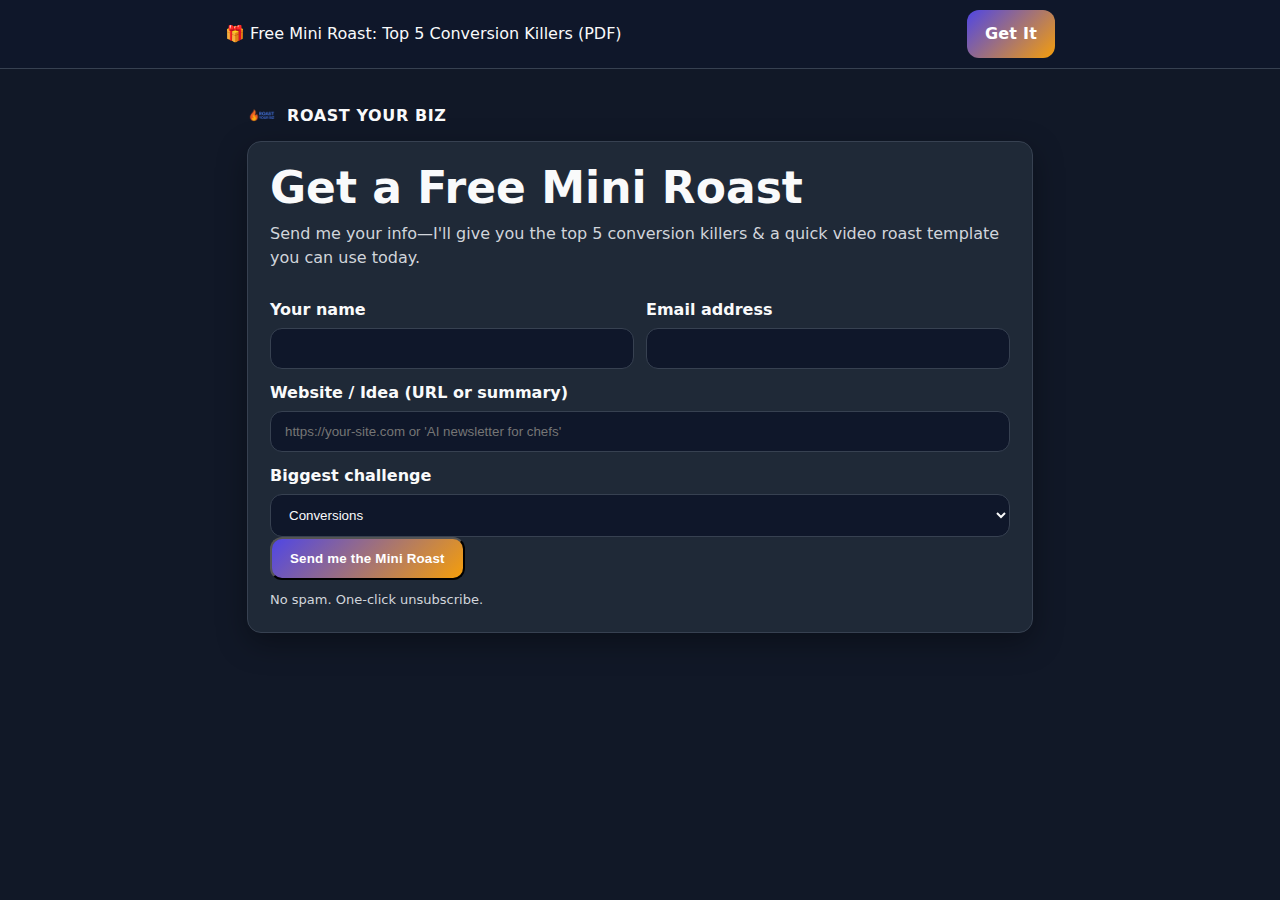
<file: Lead.html>
<!doctype html>
<html lang="en">
<head>
  <meta charset="utf-8" />
  <meta name="viewport" content="width=device-width,initial-scale=1" />
  <title>Free Mini Roast — Roast Your Biz</title>
  <meta name="description" content="Get a free mini roast: the top 5 things killing your conversions—and how to fix them." />
  <link rel="icon" type="image/x-icon" href="assets/favicon.ico">

  <style>
    :root{
      --brand:#4f46e5; --accent:#f59e0b; --bg:#111827; --text:#f9fafb;
      --muted:#d1d5db; --card:#1f2937; --border:#374151; --radius:14px;
      --shadow:0 10px 30px rgba(0,0,0,.35);
    }
    *, *::before, *::after{box-sizing:border-box}
    html{scroll-behavior:smooth;}
    html,body{margin:0;padding:0;height:100%;background:var(--bg);color:var(--text);
      font:16px/1.5 system-ui,-apple-system,Segoe UI,Roboto,Helvetica,Arial}
    a{color:inherit; text-decoration:none}
    .container{max-width:850px;margin:0 auto;padding:32px}
    .card{background:var(--card);border:1px solid var(--border);border-radius:var(--radius);
      box-shadow:var(--shadow);padding:22px}
    h1{font-size:clamp(28px,4vw,44px);line-height:1.1;margin:0 0 10px}
    .sub{color:var(--muted);margin:0 0 16px}
    label{display:block;margin:12px 0 6px;font-weight:600}
    input,textarea,select{width:100%;padding:12px 14px;border-radius:12px;border:1px solid var(--border);
      background:#0f172a;color:var(--text);outline:none;}
    .row{display:grid;grid-template-columns:1fr 1fr;gap:12px}
    .btn-primary{display:inline-block;background:linear-gradient(135deg,var(--brand),var(--accent));
      padding:12px 18px;border-radius:12px;font-weight:700;letter-spacing:.2px;color:white}
    .muted{color:var(--muted);font-size:13px;margin-top:10px}
    .logo{display:flex;align-items:center;gap:10px;font-weight:900;letter-spacing:.6px;margin-bottom:10px}
    .logo img{height:30px}
    .notice{background:#0f172a;border:1px solid var(--border);padding:10px;border-radius:10px;margin-top:12px}
    #ribbon{background:#0f172a;border-bottom:1px solid #374151;color:#f9fafb;position:sticky;top:0;z-index:999}
    #ribbon .ribbon-inner{display:flex;gap:10px;align-items:center;justify-content:space-between;padding:10px}
    @media (max-width:800px){.row{grid-template-columns:1fr}.logo img{height:24px}}
  </style>

  <!-- Google Analytics -->
  <script async src="https://www.googletagmanager.com/gtag/js?id=G-24DHFHS39X"></script>
  <script>
    window.dataLayer = window.dataLayer || [];
    function gtag(){dataLayer.push(arguments);}
    gtag('js', new Date()); gtag('config', 'G-24DHFHS39X');
  </script>

  <!-- TikTok Pixel -->
  <script>
    !function(w,d,t){w.TiktokAnalyticsObject=t;var ttq=w[t]=w[t]||[];ttq.methods=
    ["page","track","identify","instances","debug","on","off","once","ready","alias","group",
     "enableCookie","disableCookie","holdConsent","revokeConsent","grantConsent"],
    ttq.setAndDefer=function(t,e){t[e]=function(){t.push([e].concat(
      Array.prototype.slice.call(arguments,0)))}};for(var i=0;i<ttq.methods.length;i++)
    ttq.setAndDefer(ttq,ttq.methods[i]);ttq.load=function(e,n){var r=
    "https://analytics.tiktok.com/i18n/pixel/events.js";ttq._i=ttq._i||{},ttq._i[e]=[],
    ttq._i[e]._u=r,ttq._t=ttq._t||{},ttq._t[e]=+new Date,ttq._o=ttq._o||{},ttq._o[e]=n||{};
    n=d.createElement("script"),n.type="text/javascript",n.async=!0,n.src=r+"?sdkid="+e+"&lib="+t;
    var a=d.getElementsByTagName("script")[0];a.parentNode.insertBefore(n,a)};
    ttq.load('D2FRFOBC77U9PLHEKVDG'); ttq.page();
  }(window, document, 'ttq');
  </script>
</head>

<body>
  <!-- Sticky Ribbon for quick access -->
  <div id="ribbon">
    <div class="ribbon-inner container">
      <span>🎁 Free Mini Roast: Top 5 Conversion Killers (PDF)</span>
      <!-- Direct to lead form (this page) -->
      <a href="#leadForm" class="btn-primary">Get It</a>
    </div>
  </div> <!-- ✅ close the ribbon -->

  <div class="container">
    <a href="/" class="logo">
      <img src="assets/RoastYourBiz_Logo.png" alt="Roast Your Biz Logo"> ROAST YOUR BIZ
    </a>

    <div class="card">
      <h1>Get a Free Mini Roast</h1>
      <p class="sub">Send me your info—I'll give you the top 5 conversion killers & a quick video roast template you can use today.</p>

      <form id="leadForm" action="https://formspree.io/f/xjkodgze" method="POST">
        <div class="row">
          <div>
            <label for="name">Your name</label>
            <input id="name" name="name" required autocomplete="name">
          </div>
          <div>
            <label for="email">Email address</label>
            <input id="email" type="email" name="email" required autocomplete="email">
          </div>
        </div>

        <label for="url">Website / Idea (URL or summary)</label>
        <input id="url" name="url" placeholder="https://your-site.com or 'AI newsletter for chefs'">

        <label for="goal">Biggest challenge</label>
        <select id="goal" name="goal">
          <option value="conversions">Conversions</option>
          <option value="offer">Offer Clarity</option>
          <option value="traffic">Traffic</option>
          <option value="messaging">Messaging</option>
          <option value="other">Other</option>
        </select>

        <input type="hidden" id="utm_source" name="utm_source">
        <input type="hidden" id="utm_medium" name="utm_medium">
        <input type="hidden" id="utm_campaign" name="utm_campaign">
        <input type="hidden" id="utm_content" name="utm_content">
        <input type="hidden" id="ref" name="ref">
        <input type="hidden" name="_next" value="https://www.roastyourbiz.com/thank-you.html">
        <input type="text" name="_gotcha" style="display:none">

        <button type="submit" class="btn-primary">Send me the Mini Roast</button>
        <div class="muted">No spam. One-click unsubscribe.</div>
        <div id="thanks" class="notice" style="display:none">
          Thanks! Check your inbox soon. (Look in spam/promotions if you don’t see it)
        </div>
      </form>
    </div>
  </div>

  <script>
    // Populate UTM + referrer fields
    (function(){
      const p = new URLSearchParams(location.search);
      ['utm_source','utm_medium','utm_campaign','utm_content'].forEach(k=>{
        const v = p.get(k); if (v) document.getElementById(k).value = v;
      });
      document.getElementById('ref').value = document.referrer || '';
    })();

    document.getElementById('leadForm').addEventListener('submit', function(){
      try {
        gtag('event', 'generate_lead', { method: 'form', page_location: location.href });
      } catch (e) {}
      try { ttq.track('SubmitForm'); } catch (e) {}
      setTimeout(() => { document.getElementById('thanks').style.display = 'block'; }, 300);
    });
  </script>
</body>
</html>
</file>
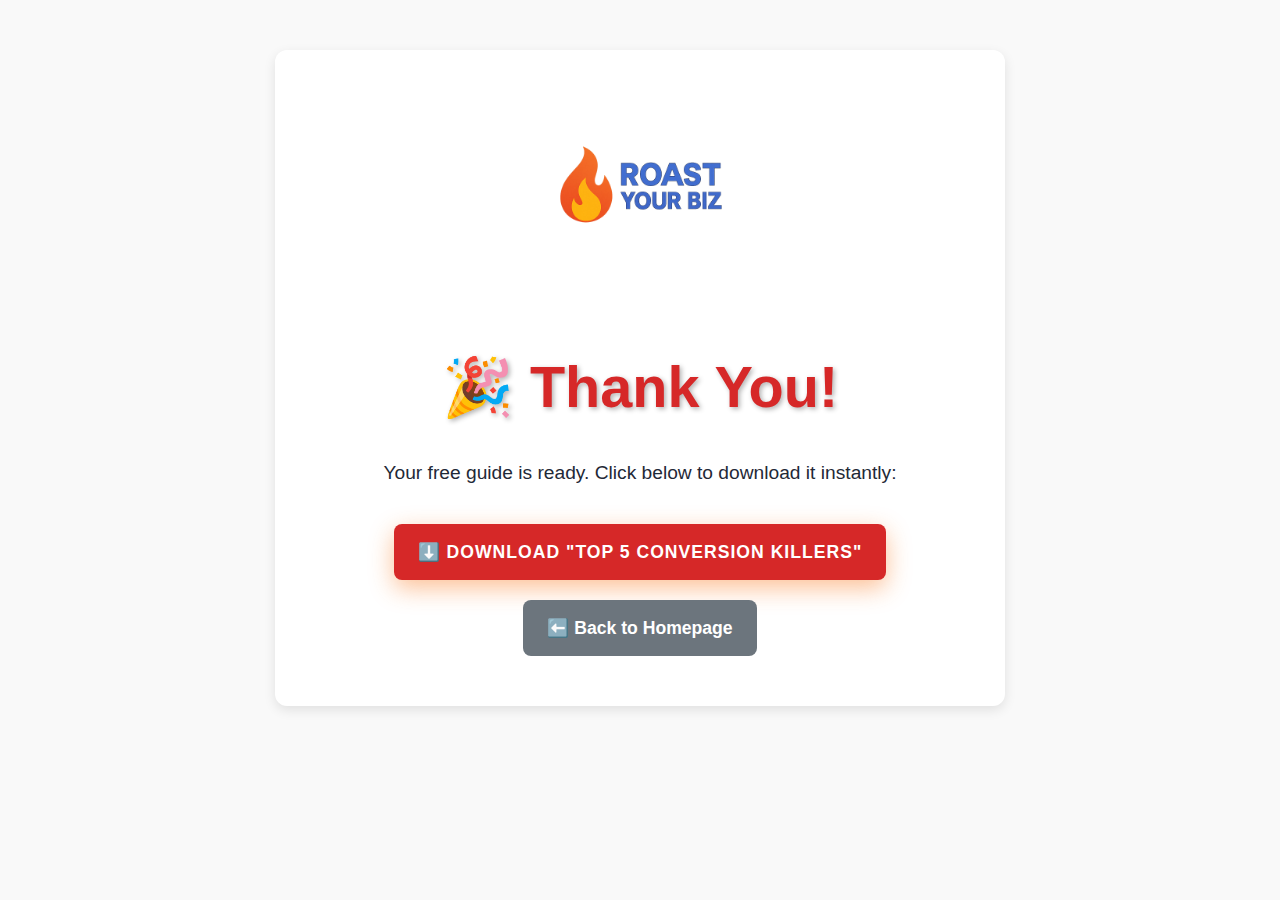
<file: thank-you.html>
<!DOCTYPE html>
<html lang="en">
<head>
  <meta charset="UTF-8" />
  <meta name="viewport" content="width=device-width, initial-scale=1" />
  <title>Thank You!</title>
  <link rel="stylesheet" href="assets/style.css" />
  <style>
    body {
      font-family: Arial, sans-serif;
      background: #f9f9f9;
      text-align: center;
      padding: 50px;
    }
    .container {
      background: #fff;
      padding: 40px;
      border-radius: 12px;
      box-shadow: 0 4px 12px rgba(0,0,0,0.1);
      max-width: 650px;
      margin: auto;
    }
    img.logo { max-width: 200px; margin-bottom: 20px; }
    h1 { color: #d62828; }
    p  { font-size: 1.2em; margin-bottom: 25px; }
    .btn {
      display: inline-block;
      text-decoration: none;
      padding: 14px 24px;
      border-radius: 8px;
      font-size: 1.1em;
      font-weight: bold;
      transition: background .3s;
      margin: 10px;
    }
    .btn-primary   { background:#d62828; color:#fff; }
    .btn-primary:hover { background:#a71d2a; }
    .btn-secondary { background:#6c757d; color:#fff; }
    .btn-secondary:hover { background:#565e64; }
  </style>

  <!-- Google Analytics 4 -->
  <script async src="https://www.googletagmanager.com/gtag/js?id=G-24DHFHS39X"></script>
  <script>
    window.dataLayer = window.dataLayer || [];
    function gtag(){ dataLayer.push(arguments); }
    gtag('js', new Date());
    gtag('config', 'G-24DHFHS39X', { send_page_view: true });
  </script>
</head>
<body>
  <div class="container">
    <img src="assets/RoastYourBiz_Logo.png" alt="Roast Your Biz Logo" class="logo" />
    <h1>🎉 Thank You!</h1>
    <p>Your free guide is ready. Click below to download it instantly:</p>

    <!-- Download PDF -->
    <a id="download-btn"
       href="assets/Top_5_Conversion_Killers.pdf"
       download
       class="btn btn-primary">
      ⬇️ Download "Top 5 Conversion Killers"
    </a>
    <br />

    <!-- Back to Homepage -->
    <a id="home-btn"
       href="https://www.roastyourbiz.com"
       class="btn btn-secondary">
      ⬅️ Back to Homepage
    </a>
  </div>

  <script>
    // Track download click
    document.getElementById('download-btn')?.addEventListener('click', function(){
      try {
        gtag('event', 'file_download', {
          file_name: 'Top_5_Conversion_Killers.pdf',
          link_id: 'download_top5_pdf',
          page_location: location.href
        });
      } catch(e){}
    });

    // Track back-to-home click
    document.getElementById('home-btn')?.addEventListener('click', function(){
      try {
        gtag('event', 'select_content', {
          content_type: 'button',
          item_id: 'back_to_home',
          page_location: location.href
        });
      } catch(e){}
    });
  </script>
</body>
</html>
</file>
<file: assets/style.css>
/* ===== RoastYourBiz Stylesheet ===== */

/* === Global Resets & Base === */
body {
  margin: 0;
  font-family: 'Inter', 'Helvetica', Arial, sans-serif;
  line-height: 1.6;
  background: #fff;
  color: #1f2937;
  animation: fadeInBody 0.8s ease-out forwards;
}
@keyframes fadeInBody {
  from { opacity: 0; transform: translateY(20px); }
  to { opacity: 1; transform: translateY(0); }
}
a { color: inherit; text-decoration: none; transition: all 0.25s ease; }
a:hover { color: #f97316; transform: translateY(-1px); }

/* === Sticky Ribbon === */
#ribbon {
  background: #0f172a;
  border-bottom: 1px solid #374151;
  color: #f9fafb;
  font-size: 1.15rem;
  font-weight: 600;
  padding: 14px 0;
  position: sticky;
  top: 0;
  z-index: 1000;
  box-shadow: 0 6px 18px rgba(0,0,0,.35);
  transform: translateY(-100%);
  animation: ribbonIn 0.6s ease-out forwards;
}
@keyframes ribbonIn { to { transform: translateY(0); } }
.ribbon-inner {
  display: flex;
  justify-content: space-between;
  align-items: center;
  gap: 12px;
}
#ribbon .btn-primary {
  padding: 12px 20px;
  border-radius: 12px;
  background: linear-gradient(135deg, #6366f1, #8b5cf6);
  color: #fff;
  font-weight: 800;
  text-transform: uppercase;
  letter-spacing: .6px;
  box-shadow: 0 5px 15px rgba(99,102,241,.4);
  transition: filter .2s ease, transform .25s ease, box-shadow .25s ease;
}
#ribbon .btn-primary:hover {
  filter: brightness(1.12);
  transform: translateY(-2px);
  box-shadow: 0 10px 24px rgba(99,102,241,.55);
}
@media (max-width: 640px) {
  #ribbon { font-size: 1rem; padding: 12px; }
  .ribbon-inner { flex-direction: column; gap: 8px; text-align: center; }
  #ribbon .btn-primary { width: 100%; text-align: center; }
}

/* === Header Logo === */
header .logo img,
.logo img,
.navbar-brand img {
  width: 230px !important;
  height: auto !important;
  display: inline-block;
  vertical-align: middle;
  transition: transform .25s ease;
}
header .logo img:hover,
.logo img:hover { transform: scale(1.04); }
@media (max-width: 1024px) {
  header .logo img, .logo img, .navbar-brand img { width: 180px !important; }
}
@media (max-width: 768px) {
  header .logo img, .logo img, .navbar-brand img { width: 160px !important; }
}
@media (max-width: 480px) {
  header .logo img, .logo img, .navbar-brand img { width: 140px !important; }
}
header, .site-header, .nav {
  display: flex;
  align-items: center;
  min-height: 90px;
}

/* === Headings === */
h1, .hero-title {
  font-size: 3.6rem;
  font-weight: 900;
  line-height: 1.1;
  text-shadow: 2px 2px 5px rgba(0,0,0,0.3);
}
h2 {
  font-size: 2.4rem;
  font-weight: 800;
}

/* === Buttons / CTAs === */
.btn-primary, .cta-button, button[type="submit"], a[href*="tally"] {
  background: linear-gradient(135deg, #f97316, #ea580c);
  color: #fff;
  border: none;
  padding: 16px 32px;
  font-size: 1.2rem;
  font-weight: 800;
  text-transform: uppercase;
  letter-spacing: 1px;
  border-radius: 12px;
  box-shadow: 0 8px 24px rgba(249,115,22,.45);
  transition: all 0.3s cubic-bezier(.175,.885,.32,1.275);
  cursor: pointer;
}
.btn-primary:hover, .cta-button:hover, button[type="submit"]:hover, a[href*="tally"]:hover {
  transform: translateY(-4px) scale(1.02);
  box-shadow: 0 12px 32px rgba(249,115,22,.65);
  background: linear-gradient(135deg, #fb923c, #f97316);
}
@media (max-width: 768px) {
  .btn-primary, .cta-button, button[type="submit"], a[href*="tally"] {
    min-height: 50px;
    font-size: 1.05rem;
    padding: 14px 24px;
  }
}

/* === Pricing Cards === */
.card, .pricing-card, .price-box, .plan {
  border-radius: 16px;
  background: #fff;
  padding: 24px;
  box-shadow: 0 6px 20px rgba(0,0,0,.1);
  transition: transform .3s ease, box-shadow .3s ease;
}
.card:hover, .pricing-card:hover, .price-box:hover, .plan:hover {
  transform: translateY(-10px);
  box-shadow: 0 20px 40px rgba(0,0,0,.2);
  border-color: #f97316;
}

/* === Testimonials === */
.testimonial, .review, blockquote {
  border-left: 5px solid #f97316;
  background: rgba(249,115,22,0.05);
  padding: 20px;
  border-radius: 12px;
  margin: 20px 0;
}

/* === Forms === */
input, textarea, select {
  border: 2px solid #e5e7eb;
  border-radius: 10px;
  padding: 14px;
  font-size: 1rem;
  transition: all 0.25s ease;
}
input:focus, textarea:focus, select:focus {
  border-color: #f97316;
  box-shadow: 0 0 0 3px rgba(249,115,22,0.15);
  outline: none;
}

/* === Global Smooth Transitions === */
* { transition: all 0.25s ease; }
</file>
